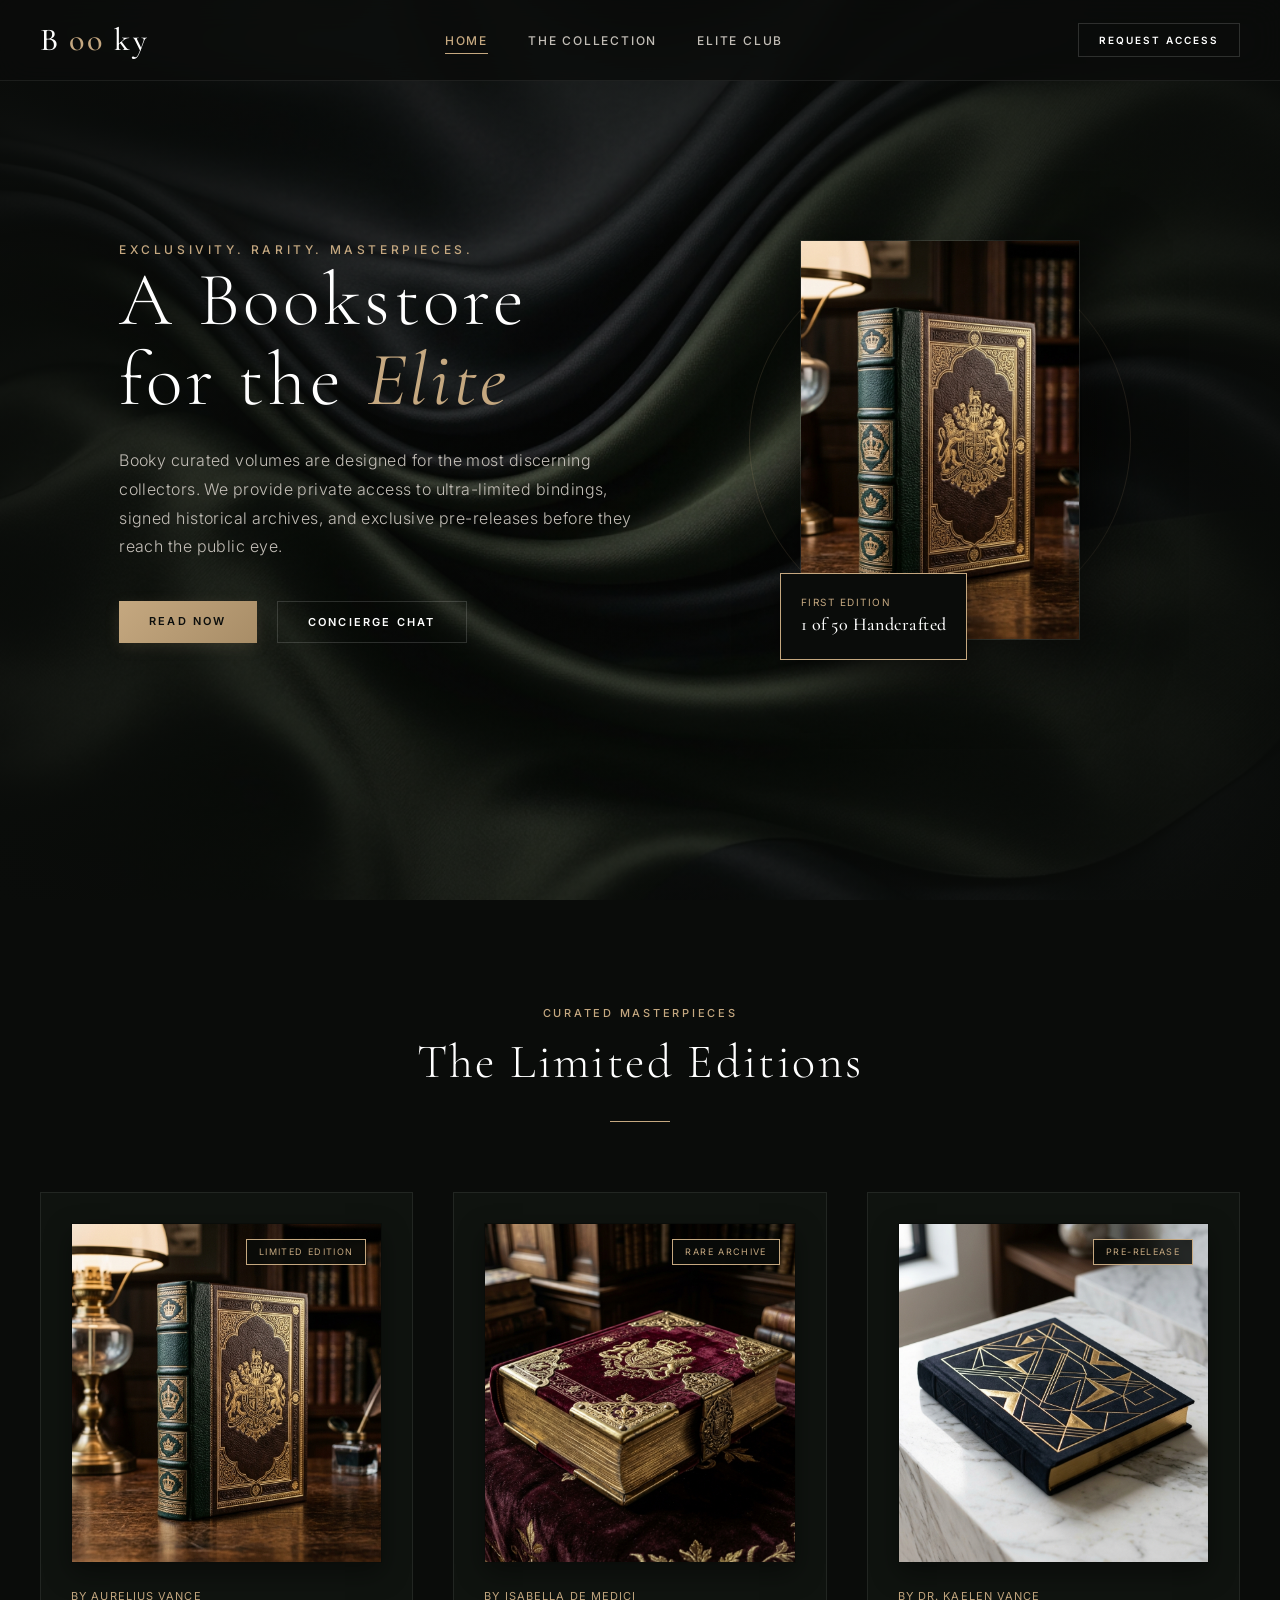
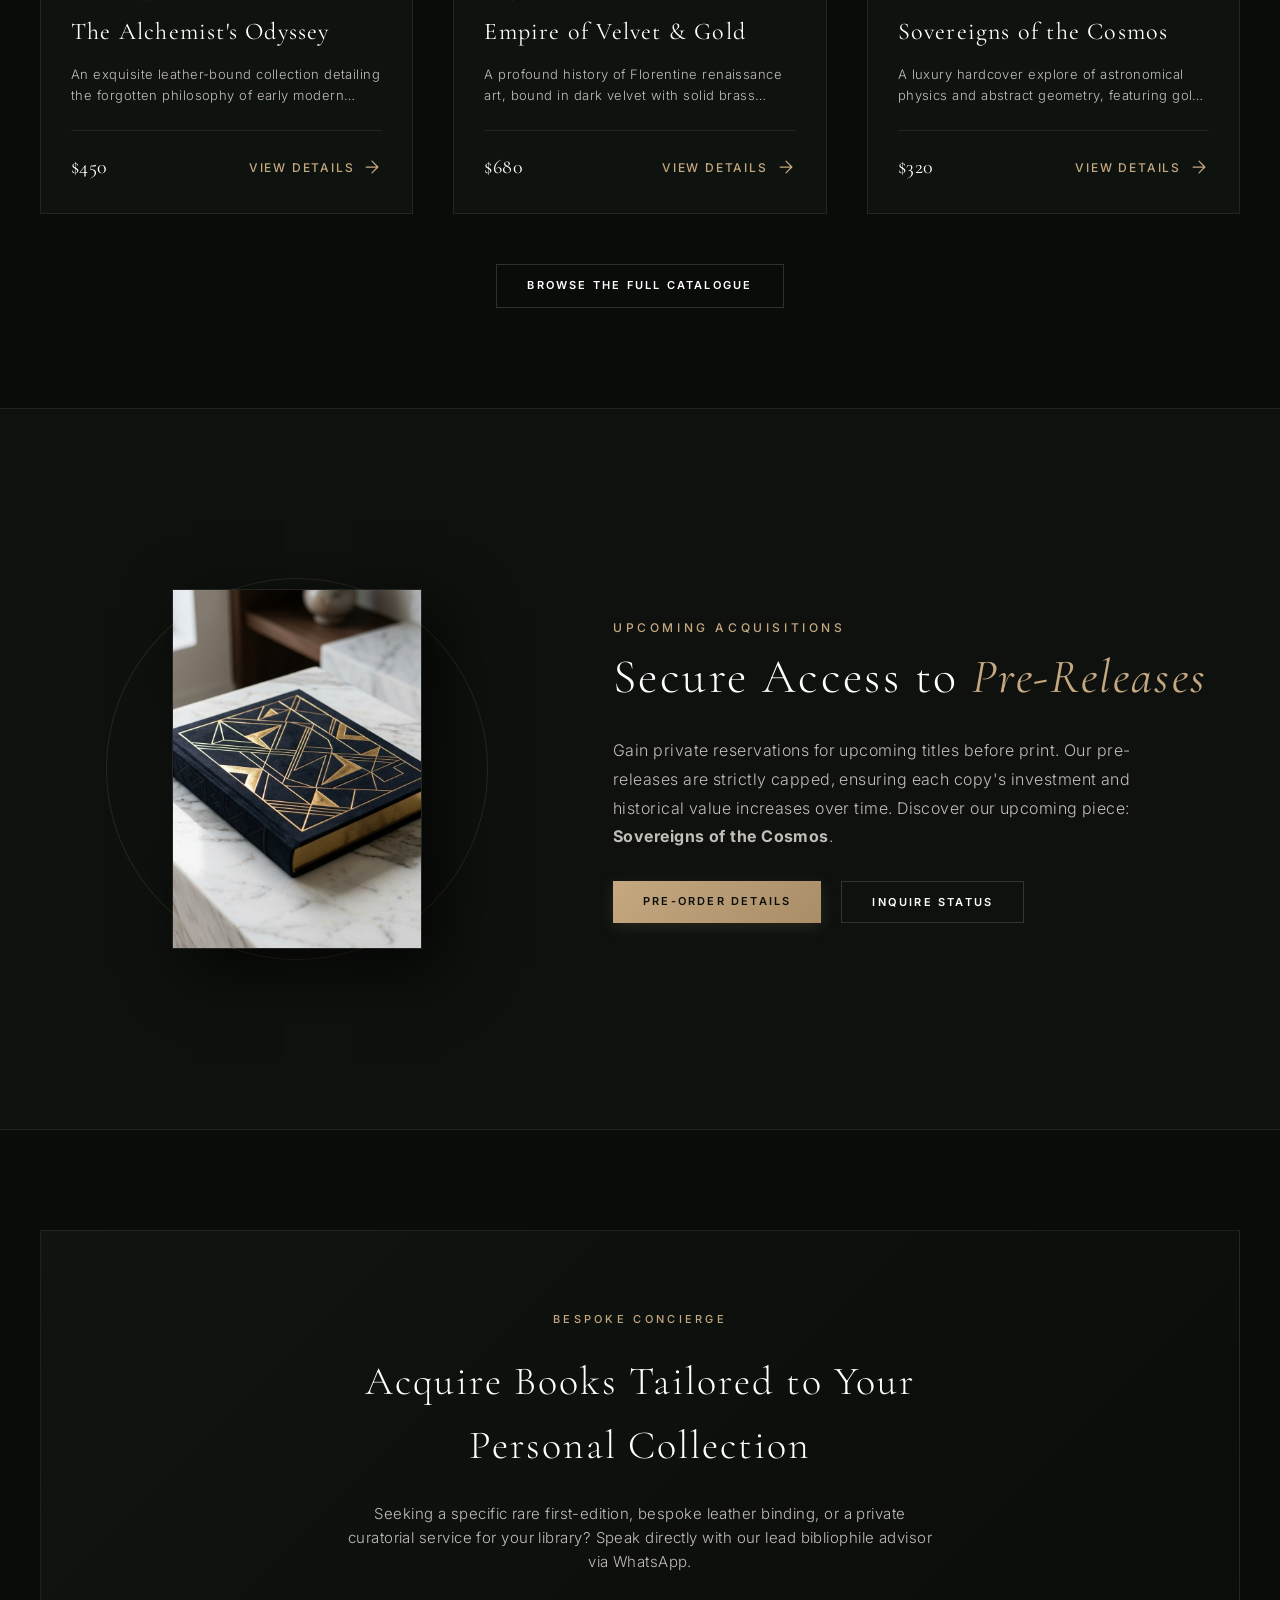
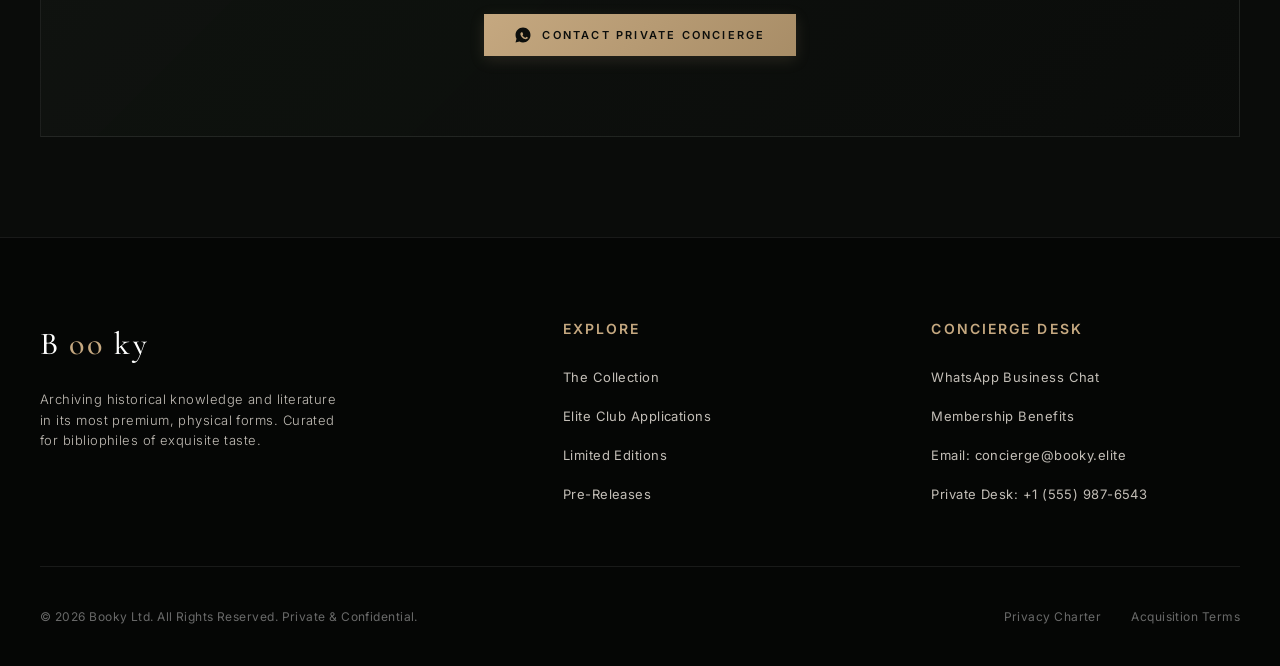
<file: index.html>
<!DOCTYPE html>
<html lang="en">

<head>
    <meta charset="UTF-8">
    <meta name="viewport" content="width=device-width, initial-scale=1.0">
    <meta name="description"
        content="Booky - An exclusive, premium bookstore curated for high-class book readers. Explore handcrafted limited editions, rare book bindings, and secure early access to pre-releases.">
    <title>Booky — A Bookstore for the Elite</title>
    <link rel="stylesheet" href="style.css">
</head>

<body>
    <!-- Navigation -->
    <header>
        <div class="nav-container">
            <a href="index.html" class="logo">B<span>oo</span>ky</a>
            <ul class="nav-menu">
                <li><a href="index.html" class="nav-link active">Home</a></li>
                <li><a href="shop.html" class="nav-link">The Collection</a></li>
                <li><a href="membership.html" class="nav-link">Elite Club</a></li>
            </ul>
            <div class="nav-actions">
                <a href="membership.html" class="btn btn-secondary" style="padding: 8px 20px; font-size: 10px;">Request
                    Access</a>
            </div>
        </div>
    </header>

    <!-- Hero Section -->
    <section class="hero">
        <div class="container">
            <div class="hero-grid">
                <div class="hero-content">
                    <span class="hero-tagline">Exclusivity. Rarity. Masterpieces.</span>
                    <h1 class="hero-title">A Bookstore <br>for the <span class="text-gold serif-italic">Elite</span>
                    </h1>
                    <p class="hero-desc">Booky curated volumes are designed for the most discerning collectors. We
                        provide private access to ultra-limited bindings, signed historical archives, and exclusive
                        pre-releases before they reach the public eye.</p>
                    <div class="hero-ctas">
                        <a href="shop.html" class="btn btn-primary">Read Now</a>
                        <button onclick="contactConcierge('Hero Reservation')" class="btn btn-secondary">Concierge
                            Chat</button>
                    </div>
                </div>
                <div class="hero-visual">
                    <div class="hero-book-display">
                        <img src="assets/book_1.png" alt="Featured Elite Book Cover">
                        <div class="hero-book-badge">
                            <span class="badge-title">First Edition</span>
                            <span class="badge-text">1 of 50 Handcrafted</span>
                        </div>
                    </div>
                </div>
            </div>
        </div>
    </section>

    <!-- Featured Section -->
    <section class="reveal">
        <div class="container">
            <div class="section-header">
                <span class="section-tagline">Curated Masterpieces</span>
                <h2 class="section-title">The Limited Editions</h2>
                <div class="divider-gold"></div>
            </div>

            <div class="featured-grid" id="home-featured-grid">
                <!-- Book Cards Dynamically Loaded by JS -->
            </div>

            <div style="text-align: center; margin-top: 50px;" class="reveal">
                <a href="shop.html" class="btn btn-secondary">Browse the Full Catalogue</a>
            </div>
        </div>
    </section>

    <!-- Pre-Release Showcase -->
    <section
        style="background: rgba(18, 22, 18, 0.5); border-top: 1px solid var(--border-color); border-bottom: 1px solid var(--border-color);"
        class="reveal">
        <div class="container">
            <div class="hero-grid" style="grid-template-columns: 0.9fr 1.1fr;">
                <div class="hero-visual" style="animation: none; opacity: 1; transform: none;">
                    <div class="hero-book-display" style="width: 250px; height: 360px;">
                        <img src="assets/book_3.png" alt="Sovereigns of the Cosmos Pre-release Cover">
                    </div>
                </div>
                <div class="hero-content" style="animation: none; opacity: 1; transform: none;">
                    <span class="hero-tagline">Upcoming Acquisitions</span>
                    <h2 class="section-title" style="margin-bottom: 20px;">Secure Access to <span
                            class="text-gold serif-italic">Pre-Releases</span></h2>
                    <p class="hero-desc" style="margin-bottom: 30px;">Gain private reservations for upcoming titles
                        before print. Our pre-releases are strictly capped, ensuring each copy's investment and
                        historical value increases over time. Discover our upcoming piece: <strong>Sovereigns of the
                            Cosmos</strong>.</p>
                    <div class="hero-ctas">
                        <a href="book-detail.html?id=3" class="btn btn-primary">Pre-Order Details</a>
                        <button onclick="contactConcierge('Pre-Release Inquiry')" class="btn btn-secondary">Inquire
                            Status</button>
                    </div>
                </div>
            </div>
        </div>
    </section>

    <!-- Concierge Banner -->
    <section class="reveal">
        <div class="container">
            <div class="concierge-banner">
                <span class="concierge-tag">Bespoke Concierge</span>
                <h2 class="concierge-title">Acquire Books Tailored to Your Personal Collection</h2>
                <p class="concierge-desc">Seeking a specific rare first-edition, bespoke leather binding, or a private
                    curatorial service for your library? Speak directly with our lead bibliophile advisor via WhatsApp.
                </p>
                <button onclick="contactConcierge('Bespoke Library Inquiry')" class="btn btn-primary"
                    style="display:flex; align-items:center; gap:10px;">
                    <svg width="18" height="18" viewBox="0 0 24 24" fill="currentColor"
                        xmlns="http://www.w3.org/2000/svg">
                        <path
                            d="M12.012 2c-5.506 0-9.989 4.478-9.99 9.984a9.96 9.96 0 0 0 1.333 4.982L2 22l5.233-1.371a9.994 9.994 0 0 0 4.779 1.205h.005c5.505 0 9.99-4.478 9.99-9.985C22.007 6.478 17.518 2 12.012 2zm6.069 14.141c-.252.712-1.462 1.307-2.014 1.388-.5.074-1.15.107-1.83-.115-2.72-.887-4.479-3.66-4.614-3.844-.136-.184-1.102-1.469-1.102-2.805 0-1.337.697-1.996.944-2.261.248-.266.541-.332.721-.332.18 0 .36.002.518.01.162.007.382-.062.597.456.225.54.765 1.868.832 2.003.067.136.112.294.022.474-.09.18-.135.293-.27.451-.135.158-.283.352-.405.473-.135.135-.276.282-.12.551.157.269.7 1.147 1.498 1.859.932.833 1.72 1.09 1.963 1.21.243.12.387.102.53-.062.145-.164.613-.715.776-.957.163-.243.326-.203.551-.12.225.082 1.428.674 1.675.798.248.124.41.186.472.293.062.107.062.618-.19 1.33z" />
                    </svg>
                    Contact Private Concierge
                </button>
            </div>
        </div>
    </section>

    <!-- Footer -->
    <footer>
        <div class="container">
            <div class="footer-grid">
                <div class="footer-brand">
                    <a href="index.html" class="logo">B<span>oo</span>ky</a>
                    <p>Archiving historical knowledge and literature in its most premium, physical forms. Curated for
                        bibliophiles of exquisite taste.</p>
                </div>
                <div>
                    <h4 class="footer-title">Explore</h4>
                    <ul class="footer-links">
                        <li><a href="shop.html">The Collection</a></li>
                        <li><a href="membership.html">Elite Club Applications</a></li>
                        <li><a href="shop.html?filter=limited">Limited Editions</a></li>
                        <li><a href="shop.html?filter=pre-release">Pre-Releases</a></li>
                    </ul>
                </div>
                <div>
                    <h4 class="footer-title">Concierge Desk</h4>
                    <ul class="footer-links">
                        <li><a href="#" onclick="contactConcierge('Catalog Inquiries')">WhatsApp Business Chat</a></li>
                        <li><a href="membership.html">Membership Benefits</a></li>
                        <li><a href="#" onclick="alert('Contact Center: concierge@booky.elite')">Email:
                                concierge@booky.elite</a></li>
                        <li><a href="#" onclick="alert('Call Center: +1 (555) 987-6543')">Private Desk: +1 (555)
                                987-6543</a></li>
                    </ul>
                </div>
            </div>
            <div class="footer-bottom">
                <p>&copy; 2026 Booky Ltd. All Rights Reserved. Private & Confidential.</p>
                <div class="footer-bottom-links">
                    <a href="#" onclick="alert('Privacy Policy for members.')">Privacy Charter</a>
                    <a href="#" onclick="alert('Terms of acquisition.')">Acquisition Terms</a>
                </div>
            </div>
        </div>
    </footer>

    <script src="scrpit.js"></script>
</body>

</html>
</file>
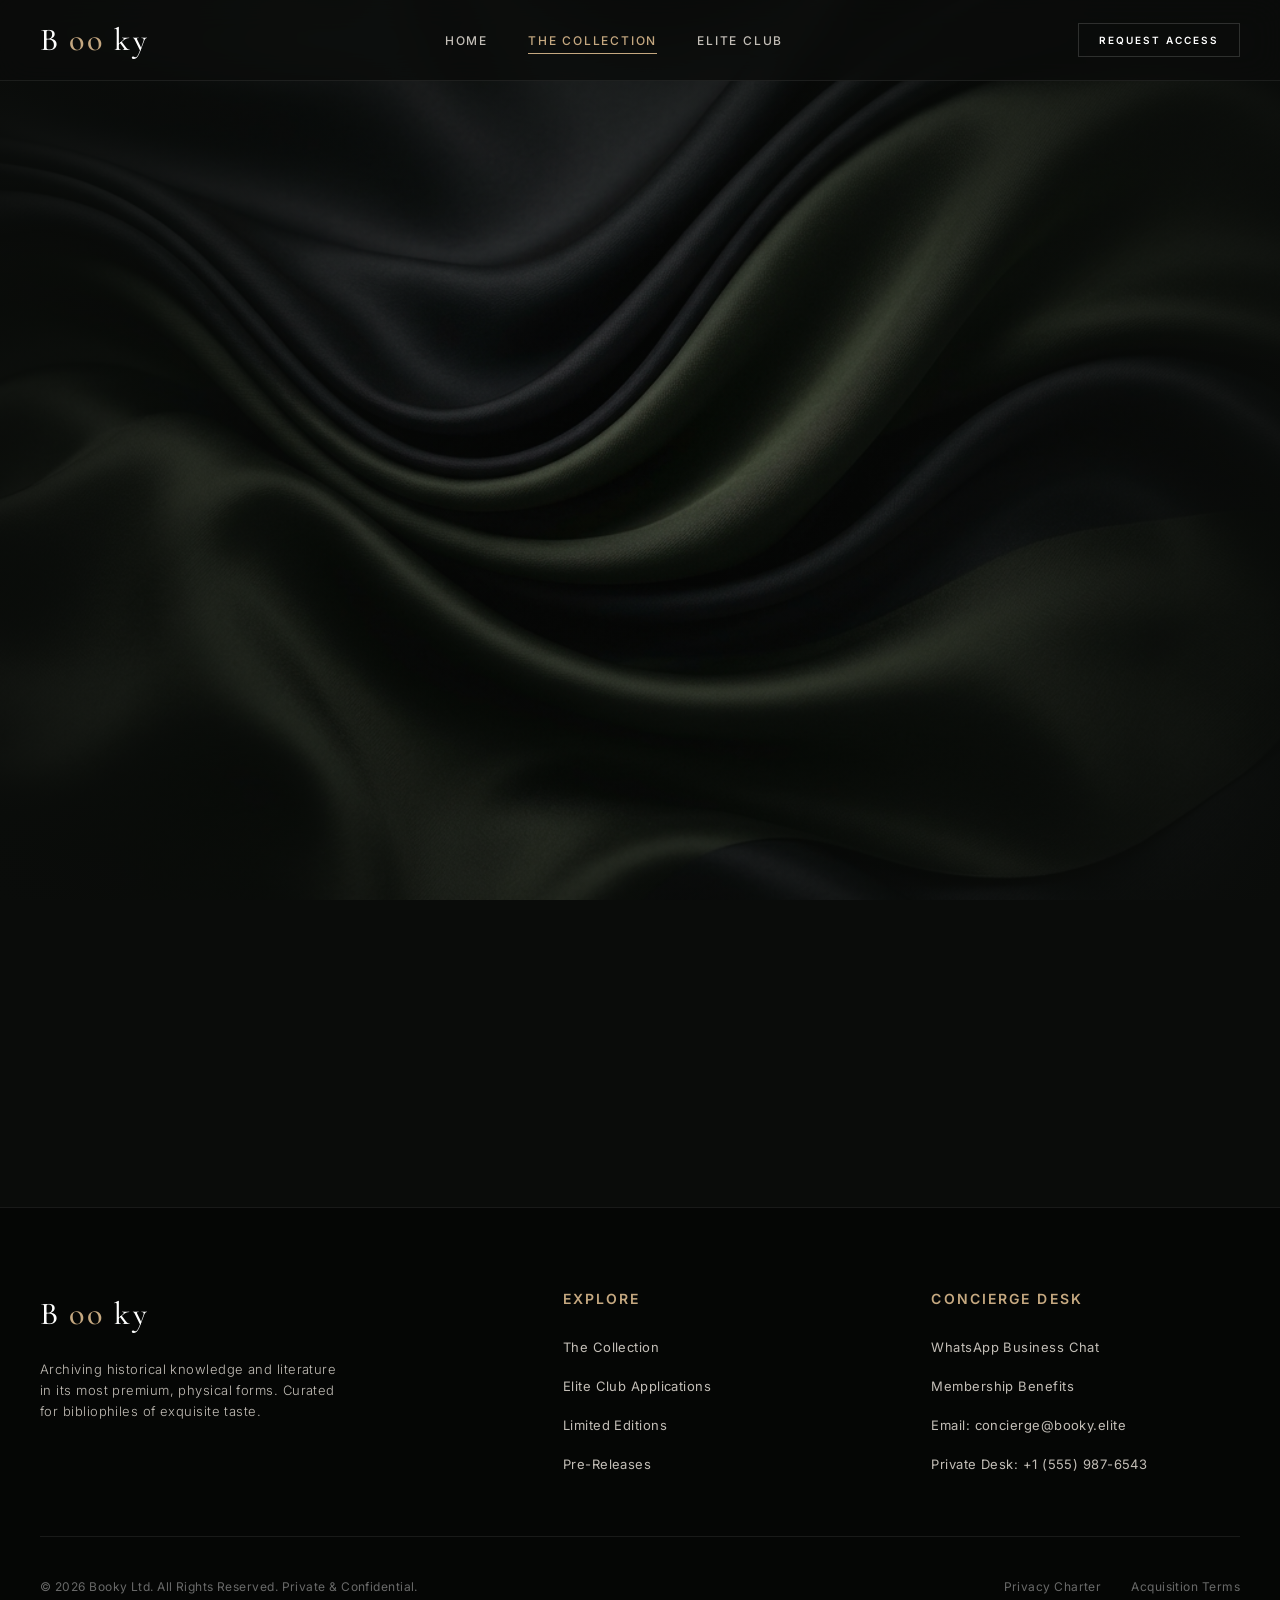
<file: book-detail.html>
<!DOCTYPE html>
<html lang="en">

<head>
    <meta charset="UTF-8">
    <meta name="viewport" content="width=device-width, initial-scale=1.0">
    <meta name="description"
        content="View historical and material specifications of this exclusive Booky edition. Reserve your numbered copy securely via our concierge.">
    <title>Edition Details — Booky</title>
    <link rel="stylesheet" href="style.css">
</head>

<body>
    <!-- Navigation -->
    <header>
        <div class="nav-container">
            <a href="index.html" class="logo">B<span>oo</span>ky</a>
            <ul class="nav-menu">
                <li><a href="index.html" class="nav-link">Home</a></li>
                <li><a href="shop.html" class="nav-link active">The Collection</a></li>
                <li><a href="membership.html" class="nav-link">Elite Club</a></li>
            </ul>
            <div class="nav-actions">
                <a href="membership.html" class="btn btn-secondary" style="padding: 8px 20px; font-size: 10px;">Request
                    Access</a>
            </div>
        </div>
    </header>

    <!-- Detail Container Section -->
    <section style="padding-top: 150px; min-height: 80vh;">
        <div class="container">
            <div class="detail-layout" id="book-detail-container">
                <!-- Dynamically loaded by script.js -->
            </div>
        </div>
    </section>

    <!-- Footer -->
    <footer>
        <div class="container">
            <div class="footer-grid">
                <div class="footer-brand">
                    <a href="index.html" class="logo">B<span>oo</span>ky</a>
                    <p>Archiving historical knowledge and literature in its most premium, physical forms. Curated for
                        bibliophiles of exquisite taste.</p>
                </div>
                <div>
                    <h4 class="footer-title">Explore</h4>
                    <ul class="footer-links">
                        <li><a href="shop.html">The Collection</a></li>
                        <li><a href="membership.html">Elite Club Applications</a></li>
                        <li><a href="shop.html?filter=limited">Limited Editions</a></li>
                        <li><a href="shop.html?filter=pre-release">Pre-Releases</a></li>
                    </ul>
                </div>
                <div>
                    <h4 class="footer-title">Concierge Desk</h4>
                    <ul class="footer-links">
                        <li><a href="#" onclick="contactConcierge('Catalog Inquiries')">WhatsApp Business Chat</a></li>
                        <li><a href="membership.html">Membership Benefits</a></li>
                        <li><a href="#" onclick="alert('Contact Center: concierge@booky.elite')">Email:
                                concierge@booky.elite</a></li>
                        <li><a href="#" onclick="alert('Private Desk: +1 (555) 987-6543')">Private Desk: +1 (555)
                                987-6543</a></li>
                    </ul>
                </div>
            </div>
            <div class="footer-bottom">
                <p>&copy; 2026 Booky Ltd. All Rights Reserved. Private & Confidential.</p>
                <div class="footer-bottom-links">
                    <a href="#" onclick="alert('Privacy Policy for members.')">Privacy Charter</a>
                    <a href="#" onclick="alert('Terms of acquisition.')">Acquisition Terms</a>
                </div>
            </div>
        </div>
    </footer>

    <script src="scrpit.js"></script>
</body>

</html>
</file>
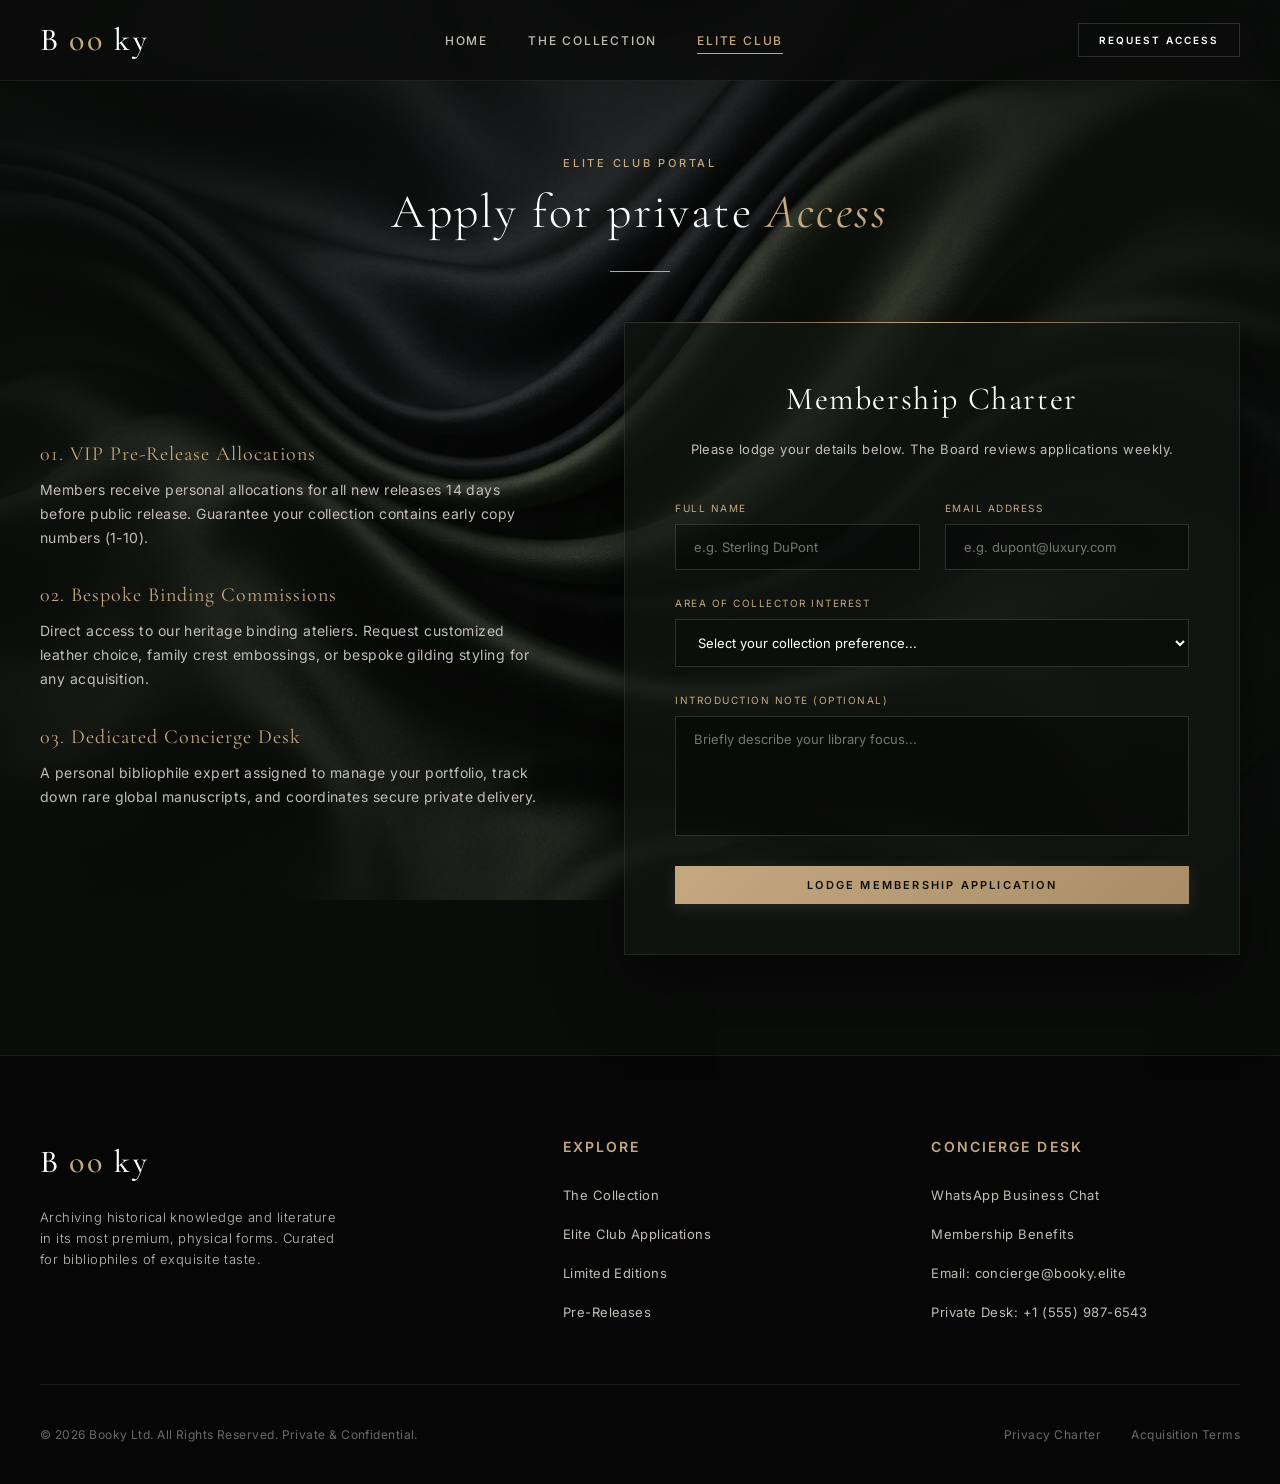
<file: membership.html>
<!DOCTYPE html>
<html lang="en">

<head>
    <meta charset="UTF-8">
    <meta name="viewport" content="width=device-width, initial-scale=1.0">
    <meta name="description"
        content="Apply for exclusive access to Booky Elite Club. Gain private reserve options, customized leather bindings, and invitations to literary auctions.">
    <title>Elite Club Membership — Booky</title>
    <link rel="stylesheet" href="style.css">
</head>

<body>
    <!-- Navigation -->
    <header>
        <div class="nav-container">
            <a href="index.html" class="logo">B<span>oo</span>ky</a>
            <ul class="nav-menu">
                <li><a href="index.html" class="nav-link">Home</a></li>
                <li><a href="shop.html" class="nav-link">The Collection</a></li>
                <li><a href="membership.html" class="nav-link active">Elite Club</a></li>
            </ul>
            <div class="nav-actions">
                <a href="membership.html" class="btn btn-secondary" style="padding: 8px 20px; font-size: 10px;">Request
                    Access</a>
            </div>
        </div>
    </header>

    <!-- Membership Layout Section -->
    <section style="padding-top: 150px; min-height: 80vh;">
        <div class="container">
            <div class="section-header" style="margin-bottom: 50px;">
                <span class="section-tagline">Elite Club Portal</span>
                <h1 class="section-title">Apply for private <span class="text-gold serif-italic">Access</span></h1>
                <div class="divider-gold"></div>
            </div>

            <div class="membership-grid">
                <!-- Explanatory Text / Benefits -->
                <div class="membership-text reveal">
                    <div class="membership-benefit">
                        <h3 class="benefit-title">01. VIP Pre-Release Allocations</h3>
                        <p class="benefit-desc">Members receive personal allocations for all new releases 14 days before
                            public release. Guarantee your collection contains early copy numbers (1-10).</p>
                    </div>
                    <div class="membership-benefit">
                        <h3 class="benefit-title">02. Bespoke Binding Commissions</h3>
                        <p class="benefit-desc">Direct access to our heritage binding ateliers. Request customized
                            leather choice, family crest embossings, or bespoke gilding styling for any acquisition.</p>
                    </div>
                    <div class="membership-benefit">
                        <h3 class="benefit-title">03. Dedicated Concierge Desk</h3>
                        <p class="benefit-desc">A personal bibliophile expert assigned to manage your portfolio, track
                            down rare global manuscripts, and coordinates secure private delivery.</p>
                    </div>
                </div>

                <!-- Application Form -->
                <div class="form-wrapper reveal" style="transition-delay: 200ms;">
                    <h2 class="form-title">Membership Charter</h2>
                    <p class="form-subtitle">Please lodge your details below. The Board reviews applications weekly.</p>

                    <form id="membership-apply-form">
                        <div class="form-grid">
                            <div class="form-group">
                                <label for="client-name">Full Name</label>
                                <input type="text" id="client-name" class="form-input"
                                    placeholder="e.g. Sterling DuPont" required>
                            </div>
                            <div class="form-group">
                                <label for="client-email">Email Address</label>
                                <input type="email" id="client-email" class="form-input"
                                    placeholder="e.g. dupont@luxury.com" required>
                            </div>
                            <div class="form-group full-width">
                                <label for="client-interest">Area of Collector Interest</label>
                                <select id="client-interest" class="form-input" style="background-color: #0c0e0c;"
                                    required>
                                    <option value="" disabled selected>Select your collection preference...</option>
                                    <option value="Leather Limited Editions">Heritage Leather Bindings</option>
                                    <option value="Signed Rare Pre-releases">Signed Pre-releases</option>
                                    <option value="Historical Manuscripts">Historical Archives & Manuscripts</option>
                                    <option value="Custom Bespoke Commissions">Bespoke Commisioned Binding</option>
                                </select>
                            </div>
                            <div class="form-group full-width">
                                <label for="client-note">Introduction Note (Optional)</label>
                                <textarea id="client-note" class="form-input"
                                    placeholder="Briefly describe your library focus..."></textarea>
                            </div>
                        </div>
                        <button type="submit" class="btn btn-primary" style="width: 100%;">Lodge Membership
                            Application</button>
                    </form>
                </div>
            </div>
        </div>
    </section>

    <!-- Footer -->
    <footer>
        <div class="container">
            <div class="footer-grid">
                <div class="footer-brand">
                    <a href="index.html" class="logo">B<span>oo</span>ky</a>
                    <p>Archiving historical knowledge and literature in its most premium, physical forms. Curated for
                        bibliophiles of exquisite taste.</p>
                </div>
                <div>
                    <h4 class="footer-title">Explore</h4>
                    <ul class="footer-links">
                        <li><a href="shop.html">The Collection</a></li>
                        <li><a href="membership.html">Elite Club Applications</a></li>
                        <li><a href="shop.html?filter=limited">Limited Editions</a></li>
                        <li><a href="shop.html?filter=pre-release">Pre-Releases</a></li>
                    </ul>
                </div>
                <div>
                    <h4 class="footer-title">Concierge Desk</h4>
                    <ul class="footer-links">
                        <li><a href="#" onclick="contactConcierge('Catalog Inquiries')">WhatsApp Business Chat</a></li>
                        <li><a href="membership.html">Membership Benefits</a></li>
                        <li><a href="#" onclick="alert('Contact Center: concierge@booky.elite')">Email:
                                concierge@booky.elite</a></li>
                        <li><a href="#" onclick="alert('Private Desk: +1 (555) 987-6543')">Private Desk: +1 (555)
                                987-6543</a></li>
                    </ul>
                </div>
            </div>
            <div class="footer-bottom">
                <p>&copy; 2026 Booky Ltd. All Rights Reserved. Private & Confidential.</p>
                <div class="footer-bottom-links">
                    <a href="#" onclick="alert('Privacy Policy for members.')">Privacy Charter</a>
                    <a href="#" onclick="alert('Terms of acquisition.')">Acquisition Terms</a>
                </div>
            </div>
        </div>
    </footer>

    <script src="scrpit.js"></script>
</body>

</html>
</file>
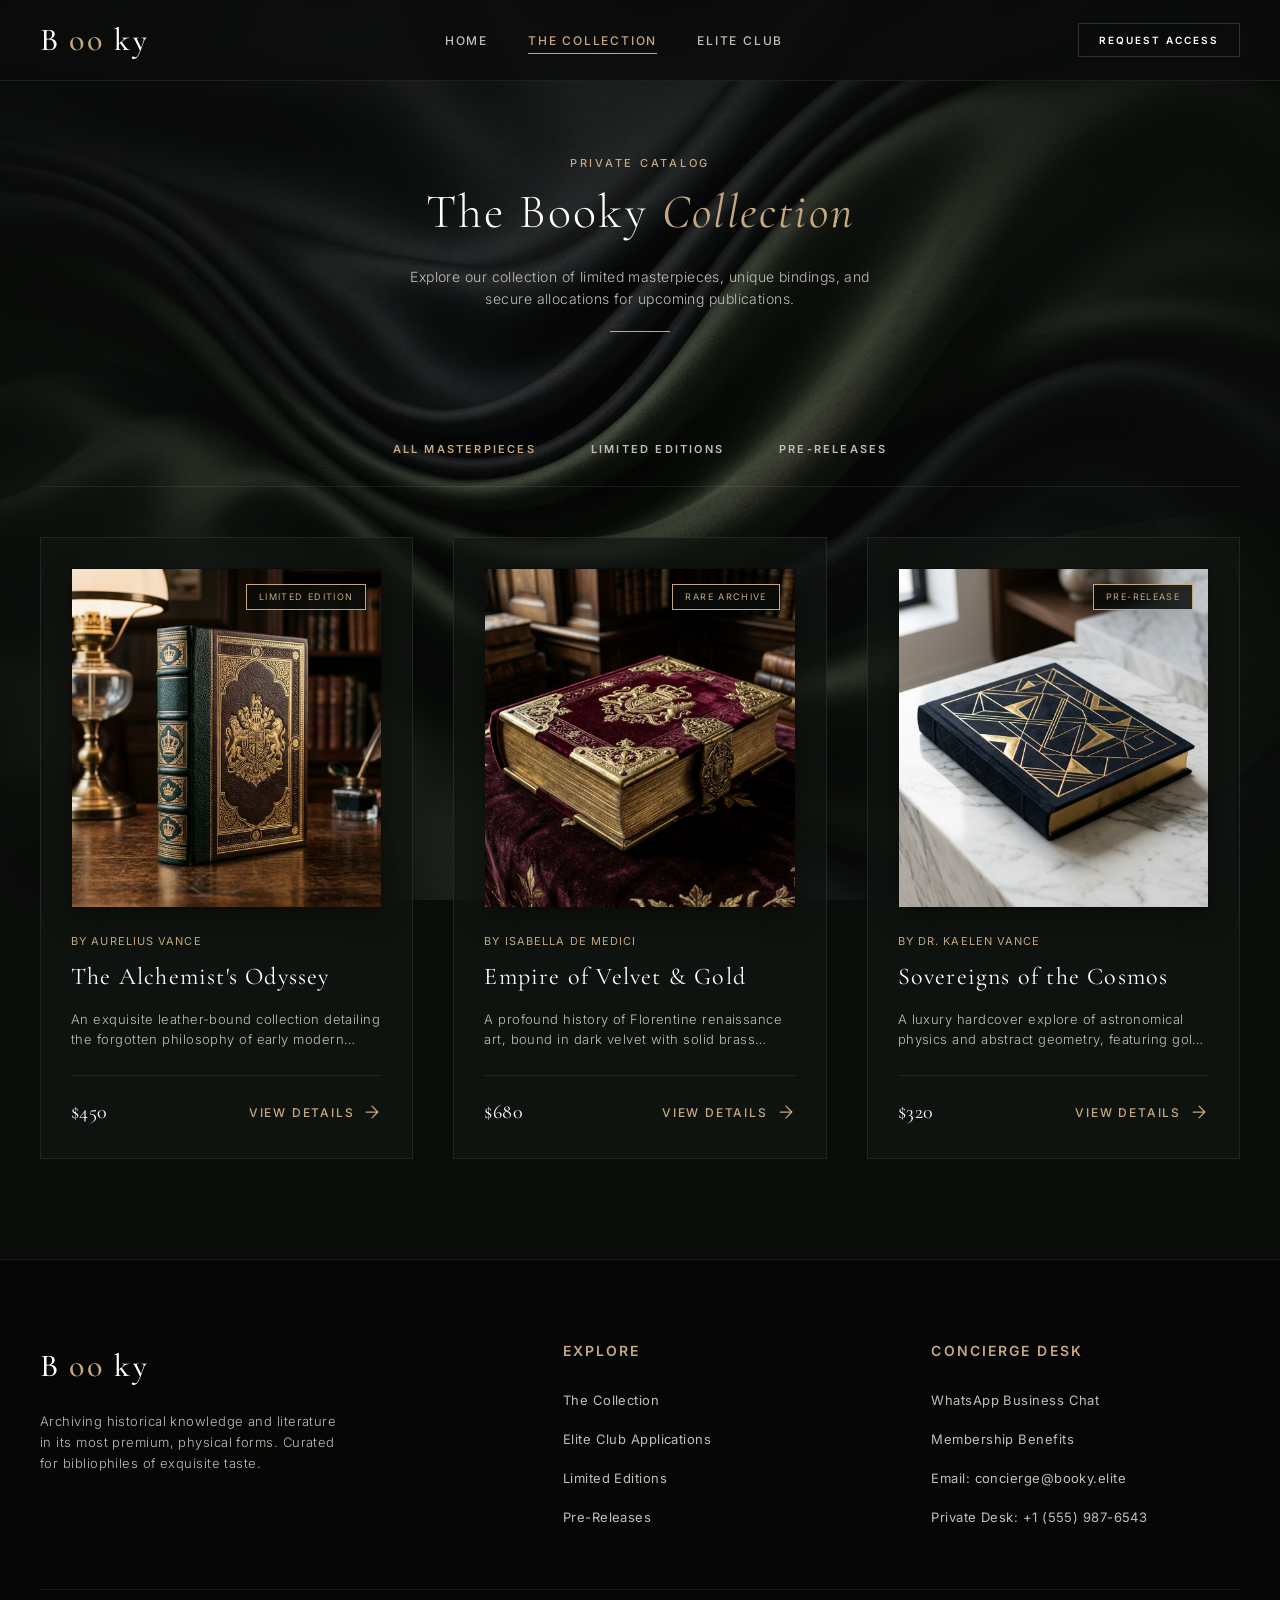
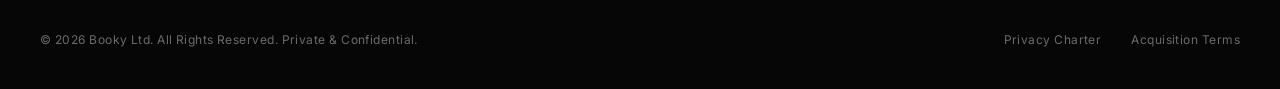
<file: shop.html>
<!DOCTYPE html>
<html lang="en">

<head>
    <meta charset="UTF-8">
    <meta name="viewport" content="width=device-width, initial-scale=1.0">
    <meta name="description"
        content="Browse the Booky Collection. A hand-curated catalog of ultra-rare, high-end limited editions, signed volumes, and prestigious pre-releases.">
    <title>The Collection — Booky</title>
    <link rel="stylesheet" href="style.css">
</head>

<body>
    <!-- Navigation -->
    <header>
        <div class="nav-container">
            <a href="index.html" class="logo">B<span>oo</span>ky</a>
            <ul class="nav-menu">
                <li><a href="index.html" class="nav-link">Home</a></li>
                <li><a href="shop.html" class="nav-link active">The Collection</a></li>
                <li><a href="membership.html" class="nav-link">Elite Club</a></li>
            </ul>
            <div class="nav-actions">
                <a href="membership.html" class="btn btn-secondary" style="padding: 8px 20px; font-size: 10px;">Request
                    Access</a>
            </div>
        </div>
    </header>

    <!-- Shop Layout Section -->
    <section style="padding-top: 150px; min-height: 80vh;">
        <div class="container">
            <div class="section-header" style="margin-bottom: 40px;">
                <span class="section-tagline">Private Catalog</span>
                <h1 class="section-title">The Booky <span class="text-gold serif-italic">Collection</span></h1>
                <p
                    style="color: var(--text-muted); font-size: 14px; max-width: 500px; margin: 15px auto 0 auto; font-weight: 300;">
                    Explore our collection of limited masterpieces, unique bindings, and secure allocations for upcoming
                    publications.</p>
                <div class="divider-gold"></div>
            </div>

            <div class="shop-layout">
                <!-- Category Filter Bar -->
                <div class="filter-bar reveal">
                    <button class="filter-btn active" data-filter="all">All Masterpieces</button>
                    <button class="filter-btn" data-filter="limited">Limited Editions</button>
                    <button class="filter-btn" data-filter="pre-release">Pre-Releases</button>
                </div>

                <!-- Books Grid -->
                <div class="shop-grid" id="shop-books-grid">
                    <!-- Cards will be dynamically inserted here via script.js -->
                </div>
            </div>
        </div>
    </section>

    <!-- Footer -->
    <footer>
        <div class="container">
            <div class="footer-grid">
                <div class="footer-brand">
                    <a href="index.html" class="logo">B<span>oo</span>ky</a>
                    <p>Archiving historical knowledge and literature in its most premium, physical forms. Curated for
                        bibliophiles of exquisite taste.</p>
                </div>
                <div>
                    <h4 class="footer-title">Explore</h4>
                    <ul class="footer-links">
                        <li><a href="shop.html">The Collection</a></li>
                        <li><a href="membership.html">Elite Club Applications</a></li>
                        <li><a href="shop.html?filter=limited">Limited Editions</a></li>
                        <li><a href="shop.html?filter=pre-release">Pre-Releases</a></li>
                    </ul>
                </div>
                <div>
                    <h4 class="footer-title">Concierge Desk</h4>
                    <ul class="footer-links">
                        <li><a href="#" onclick="contactConcierge('Catalog Inquiries')">WhatsApp Business Chat</a></li>
                        <li><a href="membership.html">Membership Benefits</a></li>
                        <li><a href="#" onclick="alert('Contact Center: concierge@booky.elite')">Email:
                                concierge@booky.elite</a></li>
                        <li><a href="#" onclick="alert('Private Desk: +1 (555) 987-6543')">Private Desk: +1 (555)
                                987-6543</a></li>
                    </ul>
                </div>
            </div>
            <div class="footer-bottom">
                <p>&copy; 2026 Booky Ltd. All Rights Reserved. Private & Confidential.</p>
                <div class="footer-bottom-links">
                    <a href="#" onclick="alert('Privacy Policy for members.')">Privacy Charter</a>
                    <a href="#" onclick="alert('Terms of acquisition.')">Acquisition Terms</a>
                </div>
            </div>
        </div>
    </footer>

    <script src="scrpit.js"></script>
</body>

</html>
</file>
<file: style.css>
@import url('https://fonts.googleapis.com/css2?family=Cormorant+Garamond:ital,wght@0,300;0,400;0,500;0,600;0,700;1,400&family=Inter:wght@300;400;500;600&display=swap');

:root {
    --bg-dark: #0a0c0a;
    --bg-card: rgba(18, 22, 18, 0.7);
    --gold: #c5a880;
    --gold-bright: #d4af37;
    --text-light: #ffffff;
    --text-muted: #c3beb7;
    --border-color: rgba(255, 255, 255, 0.08);
    --border-color-thick: rgba(255, 255, 255, 0.15);
    --font-heading: 'Cormorant Garamond', serif;
    --font-body: 'Inter', sans-serif;
    --transition: all 0.5s cubic-bezier(0.16, 1, 0.3, 1);
}

/* Custom Scrollbar */
::-webkit-scrollbar {
    width: 6px;
}

::-webkit-scrollbar-track {
    background: var(--bg-dark);
}

::-webkit-scrollbar-thumb {
    background: #222;
    border-radius: 3px;
}

::-webkit-scrollbar-thumb:hover {
    background: var(--gold);
}

* {
    margin: 0;
    padding: 0;
    box-sizing: border-box;
}

body {
    background-color: var(--bg-dark);
    background-image: radial-gradient(circle at 50% 50%, rgba(10, 12, 10, 0.3) 0%, var(--bg-dark) 100%), url('assets/background.png');
    background-attachment: fixed;
    background-size: cover;
    background-position: center;
    color: var(--text-light);
    font-family: var(--font-body);
    font-size: 15px;
    line-height: 1.6;
    overflow-x: hidden;
    letter-spacing: 0.03em;
}

/* Typography Hierarchy */
h1,
h2,
h3,
h4,
h5,
h6 {
    font-family: var(--font-heading);
    font-weight: 400;
    letter-spacing: 0.05em;
    color: var(--text-light);
}

.text-gold {
    color: var(--gold);
}

.serif-italic {
    font-family: var(--font-heading);
    font-style: italic;
    font-weight: 400;
}

/* Layout Elements */
.container {
    max-width: 1280px;
    margin: 0 auto;
    padding: 0 40px;
}

section {
    padding: 100px 0;
}

/* Navigation */
header {
    position: fixed;
    top: 0;
    left: 0;
    width: 100%;
    z-index: 1000;
    border-bottom: 1px solid var(--border-color);
    background: rgba(10, 12, 10, 0.8);
    backdrop-filter: blur(15px);
    -webkit-backdrop-filter: blur(15px);
    transition: var(--transition);
}

.nav-container {
    display: flex;
    justify-content: space-between;
    align-items: center;
    height: 80px;
    max-width: 1360px;
    margin: 0 auto;
    padding: 0 40px;
}

.logo {
    font-family: var(--font-heading);
    font-size: 32px;
    font-weight: 500;
    color: var(--text-light);
    text-decoration: none;
    letter-spacing: 0.1em;
    display: flex;
    align-items: center;
    gap: 8px;
}

.logo span {
    color: var(--gold);
}

.nav-menu {
    display: flex;
    list-style: none;
    gap: 40px;
}

.nav-link {
    font-family: var(--font-body);
    font-size: 12px;
    font-weight: 500;
    text-transform: uppercase;
    letter-spacing: 0.15em;
    color: var(--text-muted);
    text-decoration: none;
    transition: var(--transition);
    position: relative;
    padding: 6px 0;
}

.nav-link::after {
    content: '';
    position: absolute;
    bottom: 0;
    left: 0;
    width: 0;
    height: 1px;
    background-color: var(--gold);
    transition: var(--transition);
}

.nav-link:hover {
    color: var(--text-light);
}

.nav-link:hover::after,
.nav-link.active::after {
    width: 100%;
}

.nav-link.active {
    color: var(--gold);
}

.nav-actions {
    display: flex;
    align-items: center;
    gap: 20px;
}

/* Elite Buttons */
.btn {
    display: inline-flex;
    align-items: center;
    justify-content: center;
    padding: 12px 30px;
    font-family: var(--font-body);
    font-size: 11px;
    font-weight: 600;
    text-transform: uppercase;
    letter-spacing: 0.2em;
    text-decoration: none;
    transition: var(--transition);
    cursor: pointer;
    border-radius: 0;
}

.btn-primary {
    background: linear-gradient(135deg, var(--gold) 0%, #a88d67 100%);
    color: #0c0e0c;
    border: none;
    box-shadow: 0 4px 15px rgba(197, 168, 128, 0.15);
}

.btn-primary:hover {
    background: linear-gradient(135deg, var(--gold-bright) 0%, var(--gold) 100%);
    transform: translateY(-2px);
    box-shadow: 0 6px 20px rgba(212, 175, 55, 0.3);
}

.btn-secondary {
    background: transparent;
    color: var(--text-light);
    border: 1px solid var(--border-color-thick);
}

.btn-secondary:hover {
    background: var(--text-light);
    color: var(--bg-dark);
    border-color: var(--text-light);
    transform: translateY(-2px);
}

.btn-text {
    font-family: var(--font-body);
    font-size: 12px;
    font-weight: 500;
    color: var(--gold);
    text-decoration: none;
    text-transform: uppercase;
    letter-spacing: 0.15em;
    display: flex;
    align-items: center;
    gap: 8px;
    transition: var(--transition);
}

.btn-text:hover {
    color: var(--text-light);
}

.btn-text:hover svg {
    transform: translateX(5px);
}

.btn-text svg {
    transition: var(--transition);
    stroke: currentColor;
}

/* Hero Section */
.hero {
    height: 100vh;
    min-height: 750px;
    display: flex;
    align-items: center;
    padding-top: 80px;
    position: relative;
    overflow: hidden;
}

.hero-grid {
    display: grid;
    grid-template-columns: 1.1fr 0.9fr;
    align-items: center;
    gap: 60px;
    width: 100%;
}

.hero-content {
    opacity: 0;
    transform: translateY(30px);
    animation: fadeInUp 1.2s cubic-bezier(0.16, 1, 0.3, 1) forwards;
}

.hero-tagline {
    font-size: 12px;
    font-weight: 500;
    text-transform: uppercase;
    letter-spacing: 0.3em;
    color: var(--gold);
    margin-bottom: 20px;
}

.hero-title {
    font-size: clamp(48px, 6vw, 76px);
    line-height: 1.05;
    margin-bottom: 25px;
    font-weight: 300;
}

.hero-desc {
    font-family: var(--font-body);
    font-size: 16px;
    color: var(--text-muted);
    max-width: 540px;
    margin-bottom: 40px;
    font-weight: 300;
    line-height: 1.8;
}

.hero-ctas {
    display: flex;
    gap: 20px;
}

.hero-visual {
    position: relative;
    height: 520px;
    display: flex;
    justify-content: center;
    align-items: center;
    opacity: 0;
    transform: scale(0.95);
    animation: scaleIn 1.5s cubic-bezier(0.16, 1, 0.3, 1) 0.3s forwards;
}

.hero-visual::before {
    content: '';
    position: absolute;
    width: 380px;
    height: 380px;
    border-radius: 50%;
    border: 1px solid rgba(197, 168, 128, 0.15);
    background: radial-gradient(circle, rgba(197, 168, 128, 0.05) 0%, transparent 70%);
    z-index: 1;
    animation: rotateSlow 25s linear infinite;
}

.hero-book-display {
    position: relative;
    z-index: 2;
    width: 280px;
    height: 400px;
    box-shadow: 20px 20px 60px rgba(0, 0, 0, 0.7);
    transition: var(--transition);
}

.hero-book-display img {
    width: 100%;
    height: 100%;
    object-fit: cover;
    border: 1px solid var(--border-color);
}

.hero-book-display:hover {
    transform: translateY(-10px) rotate(-2deg);
}

.hero-book-badge {
    position: absolute;
    bottom: -20px;
    left: -20px;
    background: var(--bg-dark);
    border: 1px solid var(--gold);
    padding: 20px;
    z-index: 3;
    display: flex;
    flex-direction: column;
    box-shadow: 10px 10px 30px rgba(0, 0, 0, 0.5);
}

.hero-book-badge .badge-title {
    font-size: 10px;
    text-transform: uppercase;
    letter-spacing: 0.15em;
    color: var(--gold);
}

.hero-book-badge .badge-text {
    font-family: var(--font-heading);
    font-size: 18px;
    font-weight: 500;
}

/* Featured Section (Limited Editions) */
.section-header {
    text-align: center;
    margin-bottom: 70px;
}

.section-tagline {
    font-size: 11px;
    font-weight: 500;
    text-transform: uppercase;
    letter-spacing: 0.25em;
    color: var(--gold);
    margin-bottom: 15px;
}

.section-title {
    font-size: clamp(32px, 4vw, 48px);
    font-weight: 300;
}

.divider-gold {
    width: 60px;
    height: 1px;
    background-color: var(--gold);
    margin: 20px auto 0 auto;
}

.featured-slider-container {
    position: relative;
}

.featured-grid {
    display: grid;
    grid-template-columns: repeat(3, 1fr);
    gap: 40px;
}

/* Book Card */
.book-card {
    background: var(--bg-card);
    border: 1px solid var(--border-color);
    padding: 30px;
    transition: var(--transition);
    display: flex;
    flex-direction: column;
    height: 100%;
}

.book-card-img-wrapper {
    width: 100%;
    height: 340px;
    margin-bottom: 25px;
    overflow: hidden;
    position: relative;
    border: 1px solid rgba(0, 0, 0, 0.3);
    box-shadow: 0 10px 25px rgba(0, 0, 0, 0.4);
}

.book-card-img-wrapper img {
    width: 100%;
    height: 100%;
    object-fit: cover;
    transition: all 0.8s ease;
}

.book-tag {
    position: absolute;
    top: 15px;
    right: 15px;
    background: rgba(10, 12, 10, 0.85);
    border: 1px solid var(--gold);
    padding: 5px 12px;
    font-size: 9px;
    text-transform: uppercase;
    letter-spacing: 0.15em;
    color: var(--gold);
    backdrop-filter: blur(5px);
}

.book-card-content {
    display: flex;
    flex-direction: column;
    flex-grow: 1;
}

.book-meta {
    font-size: 11px;
    text-transform: uppercase;
    letter-spacing: 0.1em;
    color: var(--gold);
    margin-bottom: 8px;
}

.book-title {
    font-size: 24px;
    margin-bottom: 12px;
    font-weight: 400;
}

.book-excerpt {
    font-size: 13px;
    color: var(--text-muted);
    font-weight: 300;
    line-height: 1.6;
    margin-bottom: 25px;
    display: -webkit-box;
    -webkit-line-clamp: 2;
    -webkit-box-orient: vertical;
    overflow: hidden;
}

.book-footer {
    margin-top: auto;
    display: flex;
    justify-content: space-between;
    align-items: center;
    padding-top: 20px;
    border-top: 1px solid var(--border-color);
}

.book-price {
    font-family: var(--font-heading);
    font-size: 20px;
    color: var(--text-light);
}

.book-card:hover {
    transform: translateY(-10px);
    border-color: rgba(197, 168, 128, 0.3);
    box-shadow: 0 20px 40px rgba(0, 0, 0, 0.6);
}

.book-card:hover .book-card-img-wrapper img {
    transform: scale(1.05);
}

/* Shop / Catalogue Grid */
.shop-layout {
    display: flex;
    flex-direction: column;
    gap: 50px;
    padding-top: 60px;
}

.filter-bar {
    display: flex;
    justify-content: center;
    gap: 15px;
    border-bottom: 1px solid var(--border-color);
    padding-bottom: 20px;
}

.filter-btn {
    background: transparent;
    border: none;
    color: var(--text-muted);
    font-family: var(--font-body);
    font-size: 11px;
    font-weight: 600;
    text-transform: uppercase;
    letter-spacing: 0.2em;
    padding: 10px 20px;
    cursor: pointer;
    transition: var(--transition);
}

.filter-btn:hover,
.filter-btn.active {
    color: var(--gold);
}

.shop-grid {
    display: grid;
    grid-template-columns: repeat(auto-fill, minmax(340px, 1fr));
    gap: 40px;
}

/* Book Detail Page */
.detail-layout {
    display: grid;
    grid-template-columns: 1fr 1.1fr;
    gap: 80px;
    align-items: start;
    padding-top: 60px;
}

.detail-gallery {
    position: sticky;
    top: 120px;
}

.detail-img-container {
    width: 100%;
    height: 560px;
    border: 1px solid var(--border-color);
    box-shadow: 0 25px 50px rgba(0, 0, 0, 0.7);
    overflow: hidden;
    background: rgba(0, 0, 0, 0.2);
}

.detail-img-container img {
    width: 100%;
    height: 100%;
    object-fit: cover;
}

.detail-info {
    display: flex;
    flex-direction: column;
}

.detail-tag {
    font-size: 12px;
    font-weight: 500;
    text-transform: uppercase;
    letter-spacing: 0.25em;
    color: var(--gold);
    margin-bottom: 15px;
}

.detail-title {
    font-size: clamp(38px, 5vw, 56px);
    line-height: 1.1;
    margin-bottom: 10px;
}

.detail-author {
    font-size: 18px;
    color: var(--text-muted);
    margin-bottom: 25px;
}

.detail-price {
    font-family: var(--font-heading);
    font-size: 32px;
    color: var(--text-light);
    margin-bottom: 30px;
    padding-bottom: 20px;
    border-bottom: 1px solid var(--border-color);
}

.detail-desc {
    font-size: 15px;
    color: var(--text-muted);
    line-height: 1.8;
    margin-bottom: 40px;
}

.detail-specs {
    margin-bottom: 40px;
    background: var(--bg-card);
    border: 1px solid var(--border-color);
    padding: 30px;
}

.detail-specs-title {
    font-size: 18px;
    margin-bottom: 20px;
    border-bottom: 1px solid var(--border-color);
    padding-bottom: 10px;
}

.spec-row {
    display: flex;
    justify-content: space-between;
    padding: 10px 0;
    border-bottom: 1px solid rgba(255, 255, 255, 0.03);
    font-size: 13px;
}

.spec-row:last-child {
    border-bottom: none;
}

.spec-label {
    color: var(--text-muted);
}

.spec-value {
    color: var(--text-light);
    font-weight: 500;
}

.detail-actions {
    display: flex;
    gap: 20px;
}

/* Membership Page & Form */
.membership-grid {
    display: grid;
    grid-template-columns: 0.9fr 1.1fr;
    gap: 80px;
    align-items: center;
}

.membership-text {
    display: flex;
    flex-direction: column;
}

.membership-benefit {
    margin-bottom: 30px;
}

.benefit-title {
    font-size: 20px;
    margin-bottom: 8px;
    color: var(--gold);
}

.benefit-desc {
    font-size: 14px;
    color: var(--text-muted);
    line-height: 1.7;
}

.form-wrapper {
    background: var(--bg-card);
    border: 1px solid var(--border-color);
    padding: 50px;
    position: relative;
    box-shadow: 0 30px 60px rgba(0, 0, 0, 0.6);
}

.form-wrapper::before {
    content: '';
    position: absolute;
    top: -1px;
    left: -1px;
    right: -1px;
    height: 1px;
    background: linear-gradient(90deg, transparent, var(--gold), transparent);
}

.form-title {
    font-size: 32px;
    margin-bottom: 15px;
    text-align: center;
}

.form-subtitle {
    font-size: 13px;
    color: var(--text-muted);
    text-align: center;
    margin-bottom: 40px;
}

.form-grid {
    display: grid;
    grid-template-columns: 1fr 1fr;
    gap: 25px;
    margin-bottom: 30px;
}

.form-group {
    display: flex;
    flex-direction: column;
    gap: 8px;
}

.form-group.full-width {
    grid-column: span 2;
}

label {
    font-size: 10px;
    text-transform: uppercase;
    letter-spacing: 0.15em;
    color: var(--gold);
}

.form-input {
    background: rgba(0, 0, 0, 0.4);
    border: 1px solid var(--border-color-thick);
    padding: 14px 18px;
    color: var(--text-light);
    font-family: var(--font-body);
    font-size: 13px;
    transition: var(--transition);
    border-radius: 0;
}

.form-input:focus {
    outline: none;
    border-color: var(--gold);
    box-shadow: 0 0 10px rgba(197, 168, 128, 0.15);
}

textarea.form-input {
    resize: none;
    height: 120px;
}

/* Concierge Call to Action banner */
.concierge-banner {
    background: linear-gradient(135deg, rgba(18, 22, 18, 0.8) 0%, rgba(10, 12, 10, 0.95) 100%);
    border: 1px solid var(--border-color);
    padding: 80px 40px;
    text-align: center;
    position: relative;
    overflow: hidden;
    display: flex;
    flex-direction: column;
    align-items: center;
}

.concierge-tag {
    font-size: 11px;
    font-weight: 500;
    text-transform: uppercase;
    letter-spacing: 0.3em;
    color: var(--gold);
    margin-bottom: 20px;
}

.concierge-title {
    font-size: 40px;
    font-weight: 300;
    margin-bottom: 25px;
    max-width: 680px;
}

.concierge-desc {
    font-size: 15px;
    color: var(--text-muted);
    max-width: 600px;
    margin-bottom: 40px;
    font-weight: 300;
}

/* Footer styling */
footer {
    background: #050605;
    border-top: 1px solid var(--border-color);
    padding: 80px 0 40px 0;
}

.footer-grid {
    display: grid;
    grid-template-columns: 1.5fr 1fr 1fr;
    gap: 60px;
    margin-bottom: 60px;
}

.footer-brand .logo {
    margin-bottom: 20px;
}

.footer-brand p {
    font-size: 13px;
    color: var(--text-muted);
    max-width: 300px;
    font-weight: 300;
}

.footer-title {
    font-size: 14px;
    text-transform: uppercase;
    letter-spacing: 0.15em;
    color: var(--gold);
    margin-bottom: 25px;
    font-family: var(--font-body);
    font-weight: 600;
}

.footer-links {
    list-style: none;
    display: flex;
    flex-direction: column;
    gap: 15px;
}

.footer-links a {
    color: var(--text-muted);
    text-decoration: none;
    font-size: 13px;
    transition: var(--transition);
}

.footer-links a:hover {
    color: var(--text-light);
    transform: translateX(3px);
}

.footer-bottom {
    display: flex;
    justify-content: space-between;
    align-items: center;
    border-top: 1px solid var(--border-color);
    padding-top: 40px;
    font-size: 12px;
    color: rgba(255, 255, 255, 0.4);
}

.footer-bottom-links {
    display: flex;
    gap: 30px;
}

.footer-bottom-links a {
    color: rgba(255, 255, 255, 0.4);
    text-decoration: none;
    transition: var(--transition);
}

.footer-bottom-links a:hover {
    color: var(--text-light);
}

/* Success Modal */
.modal-overlay {
    position: fixed;
    top: 0;
    left: 0;
    width: 100%;
    height: 100%;
    background: rgba(5, 6, 5, 0.9);
    backdrop-filter: blur(10px);
    display: flex;
    justify-content: center;
    align-items: center;
    z-index: 2000;
    opacity: 0;
    pointer-events: none;
    transition: var(--transition);
}

.modal-overlay.active {
    opacity: 1;
    pointer-events: all;
}

.modal-box {
    background: var(--bg-dark);
    border: 1px solid var(--gold);
    width: 90%;
    max-width: 480px;
    padding: 50px 40px;
    text-align: center;
    box-shadow: 0 30px 60px rgba(0, 0, 0, 0.8);
    transform: scale(0.9);
    transition: var(--transition);
}

.modal-overlay.active .modal-box {
    transform: scale(1);
}

.modal-icon {
    width: 60px;
    height: 60px;
    border-radius: 50%;
    border: 1px solid var(--gold);
    display: flex;
    align-items: center;
    justify-content: center;
    margin: 0 auto 30px auto;
    color: var(--gold);
    font-size: 24px;
}

.modal-title {
    font-size: 32px;
    margin-bottom: 15px;
}

.modal-text {
    font-size: 14px;
    color: var(--text-muted);
    line-height: 1.6;
    margin-bottom: 30px;
}

/* Custom Scroll Reveal Classes */
.reveal {
    opacity: 0;
    transform: translateY(30px);
    transition: opacity 0.8s ease, transform 0.8s cubic-bezier(0.16, 1, 0.3, 1);
}

.reveal.active {
    opacity: 1;
    transform: translateY(0);
}

/* Keyframe Animations */
@keyframes fadeInUp {
    to {
        opacity: 1;
        transform: translateY(0);
    }
}

@keyframes scaleIn {
    to {
        opacity: 1;
        transform: scale(1);
    }
}

@keyframes rotateSlow {
    from {
        transform: rotate(0deg);
    }

    to {
        transform: rotate(360deg);
    }
}

/* Responsive Styles */
@media (max-width: 1024px) {
    .hero-grid {
        grid-template-columns: 1fr;
        text-align: center;
        gap: 40px;
    }

    .hero-desc {
        margin-left: auto;
        margin-right: auto;
    }

    .hero-ctas {
        justify-content: center;
    }

    .hero-visual {
        height: 400px;
    }

    .featured-grid {
        grid-template-columns: repeat(2, 1fr);
    }

    .detail-layout {
        grid-template-columns: 1fr;
        gap: 50px;
    }

    .detail-gallery {
        position: static;
        max-width: 500px;
        margin: 0 auto;
    }

    .membership-grid {
        grid-template-columns: 1fr;
        gap: 50px;
    }

    .footer-grid {
        grid-template-columns: 1fr 1fr;
    }
}

@media (max-width: 768px) {
    .container {
        padding: 0 24px;
    }

    section {
        padding: 70px 0;
    }

    .nav-menu {
        display: none;
        /* In a full app, dynamic hamburger; we'll keep simple navigation clean */
    }

    .featured-grid {
        grid-template-columns: 1fr;
    }

    .form-grid {
        grid-template-columns: 1fr;
    }

    .form-group.full-width {
        grid-column: span 1;
    }

    .footer-grid {
        grid-template-columns: 1fr;
        gap: 40px;
    }

    .footer-bottom {
        flex-direction: column;
        gap: 20px;
        text-align: center;
    }
}
</file>
